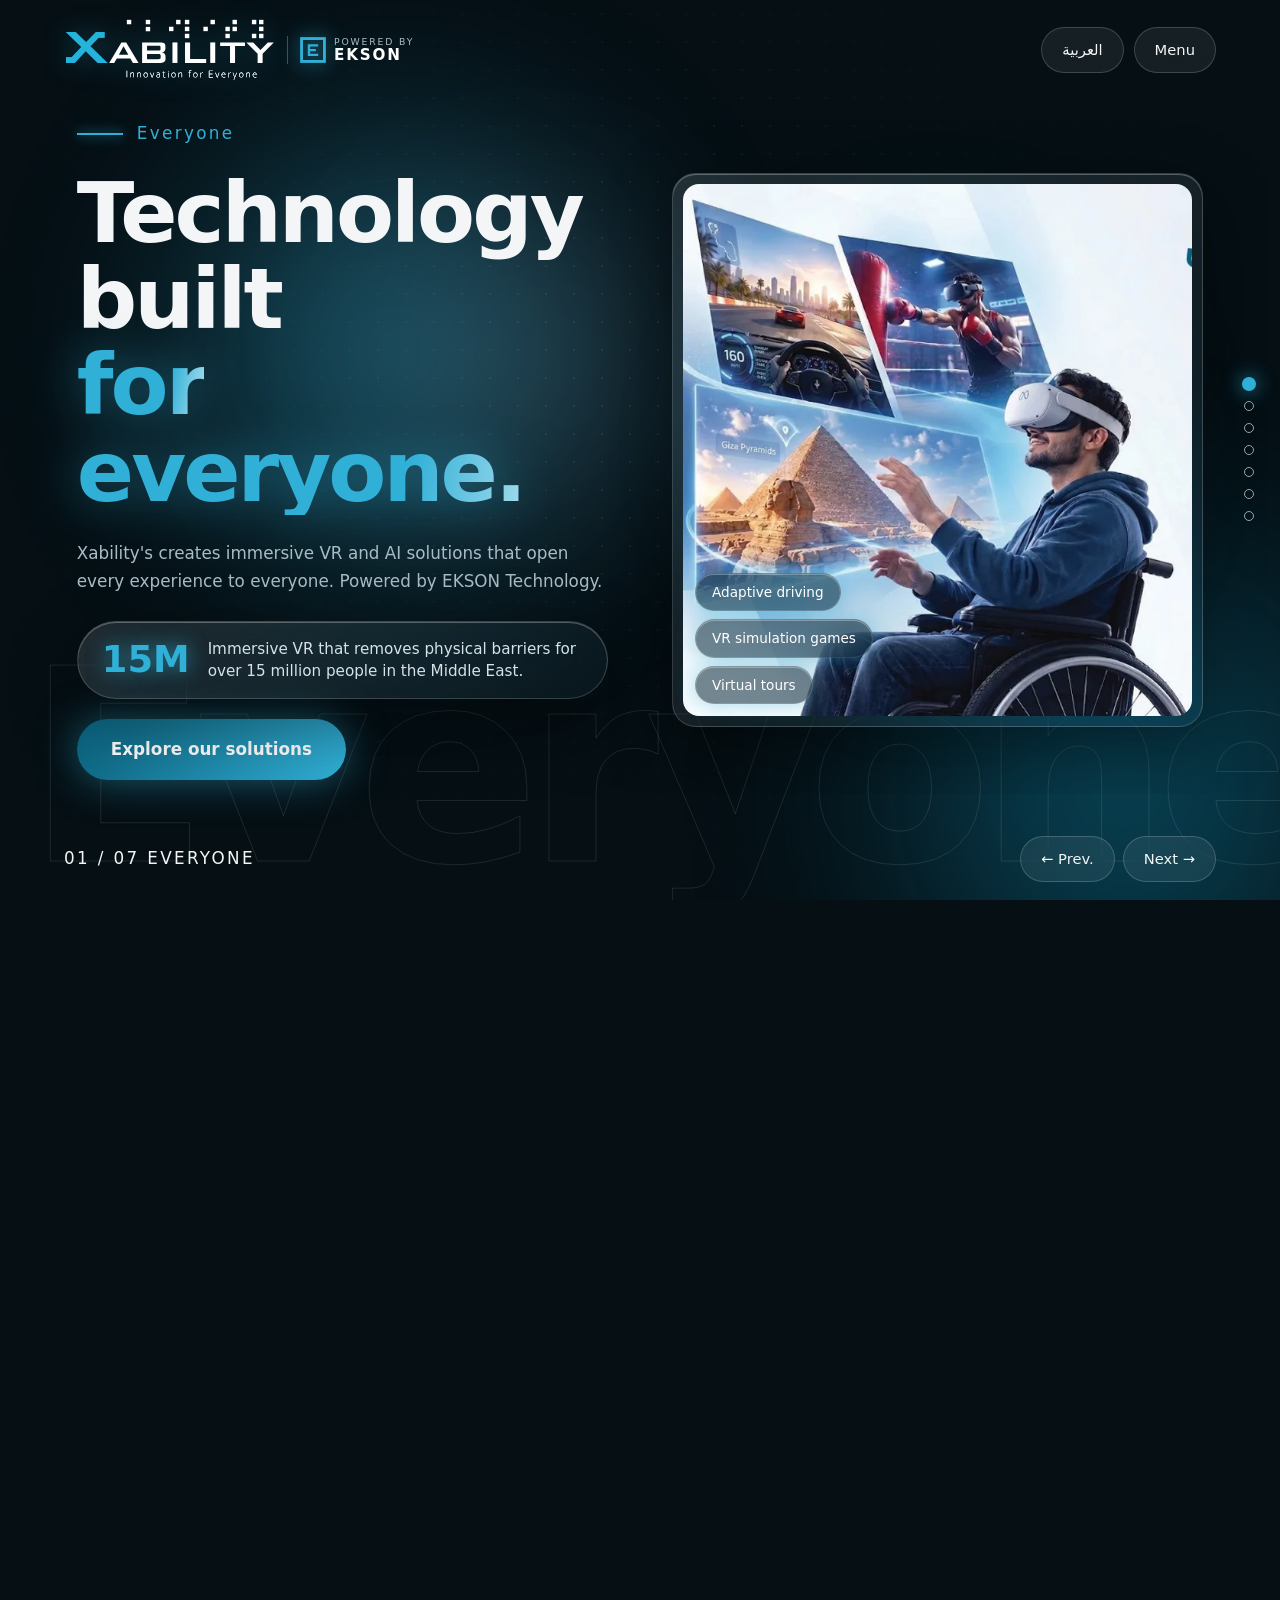
<file: index.html>
<!DOCTYPE html>

<html dir="ltr" lang="en">
<head>
<meta charset="utf-8"/>
<meta content="width=device-width, initial-scale=1, viewport-fit=cover" name="viewport"/>
<meta content="dark" name="color-scheme"/>
<title>Xability&#x27;s | VR &amp; AI Accessibility Solutions by EKSON</title>
<meta name="description" content="Xability&#x27;s, powered by EKSON Technology, builds immersive VR simulators and an AI Sign Avatar that remove physical barriers for 15 million+ people.">
<meta name="keywords" content="Xability&#x27;s, EKSON Technology, VR accessibility, wheelchair simulator, 3DOF, 2DOF, AI sign language avatar, Egypt">
<meta name="robots" content="index,follow,max-image-preview:large">
<meta name="color-scheme" content="dark">
<meta name="theme-color" content="#0b0f14">
<meta http-equiv="Content-Security-Policy" content="default-src 'self'; script-src 'self'; style-src 'self' 'unsafe-inline' https://fonts.googleapis.com; font-src https://fonts.gstatic.com; img-src 'self' data:; connect-src 'self'; object-src 'none'; base-uri 'self'; form-action 'none'">
<meta name="referrer" content="strict-origin-when-cross-origin">
<link rel="canonical" href="https://YOUR-USERNAME.github.io/YOUR-REPO/">
<link rel="alternate" hreflang="en" href="https://YOUR-USERNAME.github.io/YOUR-REPO/">
<link rel="alternate" hreflang="ar" href="https://YOUR-USERNAME.github.io/YOUR-REPO/">
<link rel="alternate" hreflang="x-default" href="https://YOUR-USERNAME.github.io/YOUR-REPO/">
<link rel="icon" href="favicon.svg" type="image/svg+xml">
<link rel="apple-touch-icon" href="assets/img/logo.png">
<meta property="og:type" content="website"><meta property="og:site_name" content="Xability&#x27;s">
<meta property="og:title" content="Xability&#x27;s | VR &amp; AI Accessibility Solutions by EKSON"><meta property="og:description" content="Xability&#x27;s, powered by EKSON Technology, builds immersive VR simulators and an AI Sign Avatar that remove physical barriers for 15 million+ people.">
<meta property="og:url" content="https://YOUR-USERNAME.github.io/YOUR-REPO/"><meta property="og:image" content="https://YOUR-USERNAME.github.io/YOUR-REPO/assets/img/og-image.jpg">
<meta property="og:image:width" content="1200"><meta property="og:image:height" content="630">
<meta property="og:locale" content="en_US"><meta property="og:locale:alternate" content="ar_AR">
<meta name="twitter:card" content="summary_large_image"><meta name="twitter:title" content="Xability&#x27;s | VR &amp; AI Accessibility Solutions by EKSON">
<meta name="twitter:description" content="Xability&#x27;s, powered by EKSON Technology, builds immersive VR simulators and an AI Sign Avatar that remove physical barriers for 15 million+ people."><meta name="twitter:image" content="https://YOUR-USERNAME.github.io/YOUR-REPO/assets/img/og-image.jpg">
<script type="application/ld+json">{"@context": "https://schema.org", "@graph": [{"@type": "Organization", "@id": "https://YOUR-USERNAME.github.io/YOUR-REPO/#org", "name": "Xability's", "url": "https://YOUR-USERNAME.github.io/YOUR-REPO/", "logo": "https://YOUR-USERNAME.github.io/YOUR-REPO/assets/img/logo.png", "parentOrganization": {"@type": "Organization", "name": "EKSON Technology"}, "email": "info@eksontech.com", "telephone": "+201015614440", "address": {"@type": "PostalAddress", "streetAddress": "Mokattam", "addressLocality": "Cairo", "addressCountry": "EG"}, "contactPoint": {"@type": "ContactPoint", "telephone": "+201015614440", "email": "info@eksontech.com", "contactType": "customer support", "availableLanguage": ["en", "ar"]}}, {"@type": "WebSite", "@id": "https://YOUR-USERNAME.github.io/YOUR-REPO/#site", "url": "https://YOUR-USERNAME.github.io/YOUR-REPO/", "name": "Xability's", "inLanguage": ["en", "ar"], "publisher": {"@id": "https://YOUR-USERNAME.github.io/YOUR-REPO/#org"}}]}</script>
<link href="https://fonts.googleapis.com" rel="preconnect"/>
<link href="https://fonts.googleapis.com/css2?family=Roboto:wght@300;400;500;700;900&amp;family=Cairo:wght@300;400;600;700;900&amp;display=swap" rel="stylesheet"/>
<link href="assets/css/style.css" rel="stylesheet"/>
</head>
<body>
<svg aria-hidden="true" height="0" style="position:absolute" width="0"><symbol id="em" viewbox="0 0 100 100"><rect fill="none" height="88" stroke="#31B0D7" stroke-width="11" width="88" x="6" y="6"></rect><path d="M30 28h40v9H39v9h22v9H39v9h31v9H30z" fill="#31B0D7"></path></symbol></svg>
<div aria-live="polite" id="ld" role="status"><div aria-hidden="true" class="tun"><i style="--i:0"></i><i style="--i:1"></i><i style="--i:2"></i><i style="--i:3"></i><i style="--i:4"></i><i style="--i:5"></i><i style="--i:6"></i><i style="--i:7"></i><i style="--i:8"></i><i style="--i:9"></i></div><div class="core"><svg aria-hidden="true" class="frm" viewbox="0 0 200 200"><rect class="trk" height="192" rx="8" width="192" x="4" y="4"></rect><rect class="in2" height="168" rx="4" width="168" x="16" y="16"></rect><rect class="bar" height="192" id="bar" pathlength="100" rx="8" width="192" x="4" y="4"></rect></svg><div class="mid"><span class="lg" data-skip=""><img alt="Xability's" id="ldlogo"/></span><span class="pw"><svg aria-hidden="true"><use href="#em"></use></svg><small>POWERED BY <b>EKSON</b></small></span><div id="pc">0</div><small data-skip=""><span class="a">LOADING</span><span class="b">READY TO EXPLORE</span></small></div></div></div>
<div aria-hidden="true" id="glow"><i class="o1"></i><i class="o2"></i><i class="o3"></i></div>
<div class="top">
<a aria-label="Xability's, powered by EKSON Technology" class="logo" href="#c1"><span class="lg" data-skip=""><img alt="Xability's - Innovation for Everyone" id="xlogo" src="assets/img/logo-light.svg"/><b hidden="" id="xtxt">XABILITY'S</b></span><span class="pw"><svg><use href="#em"></use></svg><small>POWERED BY <b>EKSON</b></small></span></a>
<div class="tools"><button aria-label="Switch language" class="pill" data-skip="" id="langbtn" type="button">العربية</button><button aria-controls="menu" aria-expanded="false" class="pill" id="mbtn" type="button"><span class="mo">Menu</span><span class="mc">Close</span></button></div>
</div>
<nav aria-label="Chapters" id="menu"><div id="mlist"></div></nav>
<div class="dots" id="dots"></div>
<main>
<section class="ch" data-n="Everyone" id="c1"><div aria-hidden="true" class="ghost" data-sp="chars">Everyone</div>
<div class="in-w g2 hero-g"><div>
<div class="tag rv">Everyone</div>
<h1 class="hd"><span class="ln" data-sp="words" style="--d:.1s">Technology built</span><span class="ln c" data-sp="words" style="--d:.2s">for everyone.</span></h1>
<p data-sp="fade" style="--d:.35s">Xability's creates immersive VR and AI solutions that open every experience to everyone. Powered by EKSON Technology.</p>
<div class="strip glass rv" style="--d:.45s"><b>15M</b><span>Immersive VR that removes physical barriers for over 15 million people in the Middle East.</span></div>
<a class="btn rv" href="#c3" style="--d:.6s">Explore our solutions</a></div>
<div class="shot"><div class="box glass"><img alt="A wheelchair user in a VR headset exploring driving, boxing and the Giza Pyramids" height="696" src="assets/img/hero.webp" width="666"/><div class="tags2"><span class="glass">Adaptive driving</span><span class="glass">VR simulation games</span><span class="glass">Virtual tours</span></div></div></div>
</div></section>
<section class="ch" data-n="Vision" id="c2"><div aria-hidden="true" class="ghost" data-sp="chars">Vision</div>
<div class="in-w"><div class="tag rv">Vision</div>
<h2 class="hd m" data-sp="words" style="--d:.1s">Vision and impact</h2>
<p data-sp="fade" style="--d:.2s;font-size:1.2rem;max-width:64ch">Xability's is powered by EKSON Technology, the technology arm of Almotahida Group, delivering innovative digital learning, simulation, and enterprise technology solutions across the Middle East and the United States. Powered by a large, multidisciplinary team, we turn complex concepts into memorable, actionable experiences.</p>
<div class="stats glass rv" style="--d:.35s"><div><b>25+</b><span>Clients</span></div><div><b>250+</b><span>Trainings</span></div><div><b>100k+</b><span>Hours</span></div></div>
</div></section>
<section class="ch" data-n="Access" id="c3"><div aria-hidden="true" class="ghost" data-sp="chars">Access</div>
<div class="in-w"><div class="tag rv">Access</div>
<h2 class="hd m" data-sp="words" style="--d:.1s">Accessibility solutions</h2>
<div class="chip glass rv" style="--d:.15s"><b>15M</b></div>
<p data-sp="fade" style="--d:.2s">Physical barriers shouldn't limit human experience. We remove these barriers for over 15 million people in the Middle East through immersive VR.</p>
<div class="g3">
<div class="card glass rv" style="--d:.3s"><svg viewbox="0 0 56 56"><circle cx="28" cy="28" r="22"></circle><circle cx="28" cy="28" r="5"></circle><path d="M6 28h17M33 28h17M28 33v17"></path></svg><h3>Adaptive driving</h3><p>Hand-control telemetry allows wheelchair users to experience realistic racing safely, with no foot pedals required.</p></div>
<div class="card glass rv" style="--d:.42s"><svg viewbox="0 0 56 56"><rect height="26" rx="13" width="44" x="6" y="16"></rect><path d="M18 24v10M13 29h10"></path><circle cx="36" cy="26" r="2"></circle><circle cx="42" cy="32" r="2"></circle></svg><h3>VR simulation games</h3><p>Upper-body VR motion games deliver fun, unlimited experiences for everyone.</p></div>
<div class="card glass rv" style="--d:.54s"><svg viewbox="0 0 56 56"><path d="M4 46 28 8l24 38zM16 46l12-20 12 20"></path></svg><h3>Virtual tours</h3><p>1:1 scale tours of global heritage sites, including the Pyramids, free of stairs or terrain barriers.</p></div>
</div></div></section>
<section class="ch" data-n="3DOF" id="c4"><div aria-hidden="true" class="ghost" data-sp="chars">3DOF</div>
<div class="in-w g2">
<div class="shot cut"><div class="box glass"><img alt="EKSON 3DOF wheelchair motion simulator" height="571" src="assets/img/3dof-simulator.webp" width="1024"/><span class="badge glass">3DOF</span></div></div>
<div><div class="tag rv">3DOF</div>
<h2 class="hd m"><span class="ln" data-sp="words" style="--d:.1s">3DOF simulator: ultimate immersion</span></h2>
<p data-sp="fade" style="--d:.25s">Combines VR technology with three degrees of freedom motion, creating an engaging and realistic experience.</p>
<ul class="feat glass rv" style="--d:.4s"><li>Wheelchair-accessible platform with a ramp.</li><li>Secure restraint system (chest/lap harness) for limited trunk control.</li><li>Hand-only control system (throttle, brake, steering).</li><li>Adjustable motion intensity settings to control comfort.</li></ul></div>
</div></section>
<section class="ch" data-n="2DOF" id="c5"><div aria-hidden="true" class="ghost" data-sp="chars">2DOF</div>
<div class="in-w g2 g2r">
<div><div class="tag rv">2DOF</div>
<h2 class="hd m"><span class="ln" data-sp="words" style="--d:.1s">2DOF simulator: compact and accessible</span></h2>
<p data-sp="fade" style="--d:.25s">An immersive motion experience connecting users to environments via two degrees of freedom motion.</p>
<ul class="feat glass rv" style="--d:.4s"><li>Highly responsive pitch and roll mechanics without vertical heave.</li><li>Wheelchair-accessible with a secure stabilization system.</li><li>Hand-only controls and motion calibrated to avoid motion sickness.</li></ul></div>
<div class="shot cut"><div class="box glass"><img alt="EKSON 2DOF wheelchair motion simulator" height="616" src="assets/img/2dof-simulator.webp" width="1024"/><span class="badge glass">2DOF</span></div></div>
</div></section>
<section class="ch" data-n="Voice" id="c6"><div aria-hidden="true" class="ghost" data-sp="chars">Voice</div>
<div class="in-w g2">
<div class="shot cut"><div class="box glass vo"><img alt="EKSON AI Sign Avatar kiosk" height="1373" src="assets/img/ai-sign-avatar.webp" width="700"/><span class="badge glass" style="letter-spacing:0;font-weight:500"><span class="cam" style="margin:0"><i></i>Camera on: reading signs</span></span><div class="cap" data-skip="" id="cap">Hello, how can I help you today?</div></div></div>
<div><div class="tag rv">Voice</div><h2 class="hd m" data-sp="words" style="--d:.1s">AI Sign Avatar</h2>
<p data-sp="fade" style="--d:.2s">Built entirely in-house by EKSON, our AI Sign Avatar breaks communication barriers for the Deaf and hard-of-hearing community through real-time, interactive sign language translation.</p>
<p data-sp="fade" style="--d:.3s">Using an integrated camera, the system translates gestures into spoken or written language in real time, bridging the gap between spoken and signed language.</p></div>
</div></section>
<section class="ch" data-n="Connect" id="c7"><div aria-hidden="true" class="ghost" data-sp="chars">Connect</div>
<div class="in-w g2">
<div><div class="tag rv">Connect</div><h2 class="hd m" data-sp="words" style="--d:.1s">Let's build a smarter, safer tomorrow.</h2>
<div class="by glass rv" style="--d:.25s"><svg aria-hidden="true"><use href="#em"></use></svg><span><small>Powered by</small><b>EKSON Technology</b></span></div>
<div class="partners rv" style="--d:.3s"><span>Our partners and events</span><span>AccessAbilities</span><span>Egypt Media Forum</span><span>Cairo University</span></div></div>
<div class="ct glass rv" style="--d:.2s"><div><small>Phone:</small><a href="tel:+201015614440">+20 101 561 4440</a></div><div><small>Email:</small><a href="mailto:info@eksontech.com">info@eksontech.com</a></div><div><small>Head office:</small><span>Mokattam, Cairo, Egypt</span></div></div>
</div></section>
</main>
<div class="bar"><div data-skip="" id="cnt"></div><div><button class="pill" id="prev" type="button"><span class="arr">←</span> Prev.</button><button class="pill" id="next" type="button">Next <span class="arr">→</span></button></div></div>
<script src="assets/js/i18n.js"></script>
<script src="assets/js/main.js"></script>
</body>
</html>
</file>
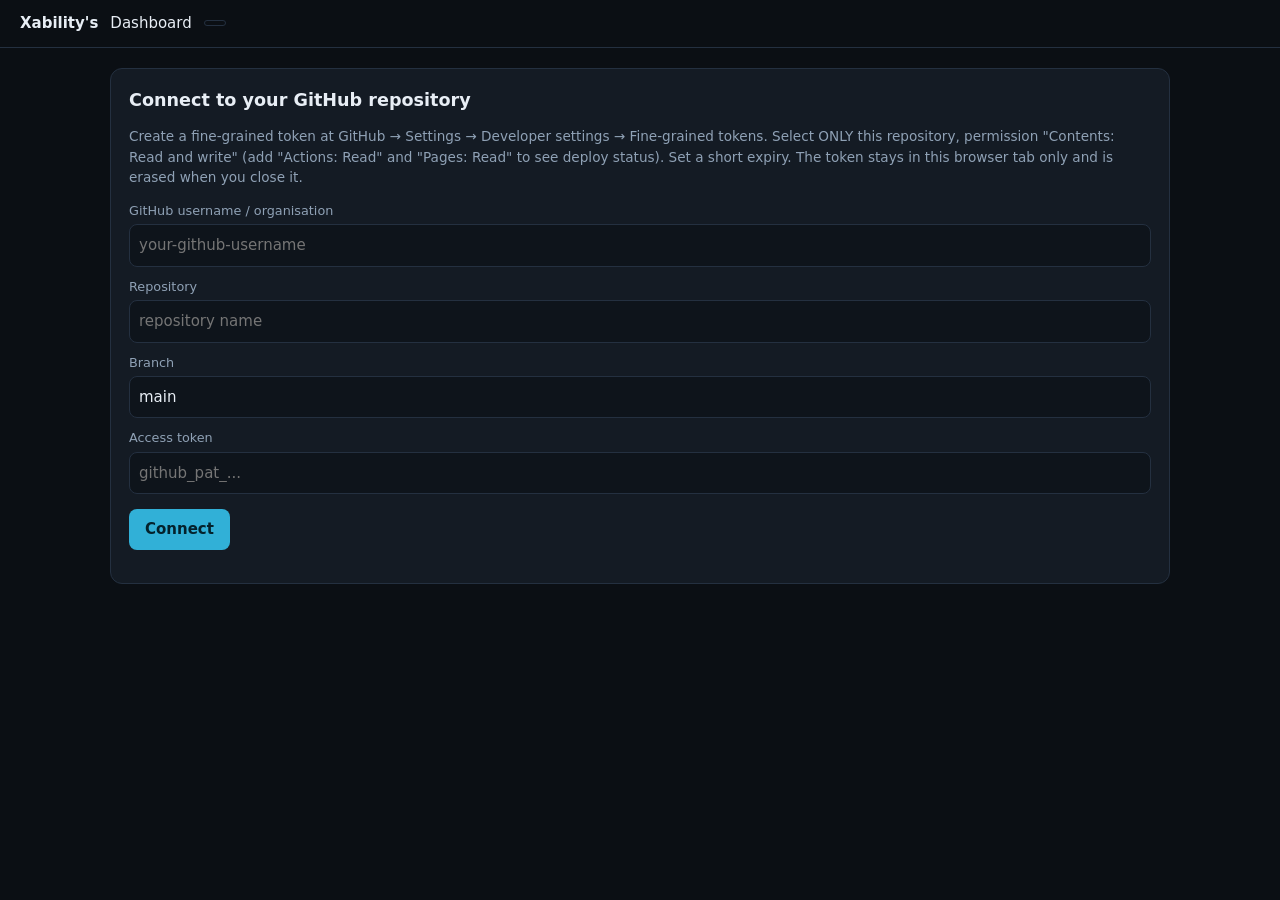
<file: admin/index.html>
<!doctype html>
<html lang="en"><head><meta charset="utf-8"><meta name="viewport" content="width=device-width,initial-scale=1">
<title>Xability's Dashboard</title>
<meta name="robots" content="noindex,nofollow,noarchive">
<meta http-equiv="Content-Security-Policy" content="default-src 'none'; script-src 'self'; style-src 'self'; img-src 'self' data:; connect-src 'self' https://api.github.com; base-uri 'none'; form-action 'none'">
<meta name="referrer" content="no-referrer">
<link rel="stylesheet" href="admin.css"></head>
<body>
<header><b>Xability's</b> Dashboard <span id="status" class="pill"></span><span class="sp"></span><button id="logout" class="ghost" hidden>Disconnect</button></header>
<main id="app"></main>
<script src="admin.js"></script>
</body></html>
</file>
<file: assets/css/style.css>
:root{--bg:#050f14;--navy:#183B48;--blue:#0B627D;--cyan:#31B0D7;--gray:#7B7A88;--light:#F4F5F6;--mute:#a9bcc5;--gl:linear-gradient(135deg,rgba(255,255,255,.12),rgba(255,255,255,.03));
box-sizing:border-box;padding-top:env(safe-area-inset-top,0px);padding-bottom:env(safe-area-inset-bottom,0px)}
*,*::before,*::after{box-sizing:border-box}
html{scroll-behavior:smooth;scroll-snap-type:y proximity;background:var(--bg)}
body{margin:0;background:var(--bg);color:var(--light);font:400 1.05rem/1.65 'Roboto','Cairo',system-ui,sans-serif;overflow-x:hidden}
h1,h2,h3,p{margin:0}
p{color:var(--mute);max-width:56ch}
button{font:inherit;color:inherit;cursor:pointer}
:focus-visible{outline:3px solid var(--cyan);outline-offset:3px}
/* glow */
#glow{position:fixed;inset:0;z-index:0;overflow:hidden;pointer-events:none}
#glow i{position:absolute;left:0;top:0;border-radius:50%;filter:blur(90px);transition:transform 1.8s cubic-bezier(.2,.7,.2,1);opacity:.55}
#glow .o1{width:46vmax;height:46vmax;background:radial-gradient(circle,#31B0D7,transparent 68%)}
#glow .o2{width:52vmax;height:52vmax;background:radial-gradient(circle,#0B627D,transparent 68%);opacity:.8}
#glow .o3{width:30vmax;height:30vmax;background:radial-gradient(circle,#7B7A88,transparent 70%);opacity:.3}
#glow::after{content:"";position:absolute;inset:0;background:radial-gradient(rgba(255,255,255,.07) 1px,transparent 1.5px) 0 0/28px 28px;mask:radial-gradient(circle at 50% 40%,#000,transparent 75%)}
/* glass */
.glass{position:relative;background:var(--gl);backdrop-filter:blur(22px) saturate(150%);-webkit-backdrop-filter:blur(22px) saturate(150%);border:1px solid rgba(255,255,255,.16);border-radius:24px;box-shadow:0 24px 70px rgba(0,0,0,.4),inset 0 1px 0 rgba(255,255,255,.28);overflow:hidden}
.glass::before{content:"";position:absolute;inset:0;background:radial-gradient(320px circle at var(--mx,50%) var(--my,0%),rgba(49,176,215,.28),transparent 60%);opacity:0;transition:opacity .3s;pointer-events:none}
.glass:hover::before{opacity:1}
/* loader */
#ld{position:fixed;inset:0;z-index:100;background:radial-gradient(ellipse at 50% 50%,#0b2a37 0%,var(--bg) 62%);display:grid;place-items:center;overflow:hidden;perspective:700px;text-align:center;transition:opacity .9s ease .25s,visibility 0s 1.2s}
#ld.done{opacity:0;visibility:hidden;pointer-events:none}
#ld .tun{position:absolute;inset:0;transform-style:preserve-3d;pointer-events:none;transition:transform 1.1s cubic-bezier(.7,0,.2,1),opacity .9s}
#ld .tun i{position:absolute;left:50%;top:50%;width:62vmin;height:62vmin;margin:-31vmin 0 0 -31vmin;border:1px solid rgba(49,176,215,.7);border-radius:6px;box-shadow:0 0 28px rgba(49,176,215,.28),inset 0 0 28px rgba(49,176,215,.12);opacity:0;animation:tun 6s linear infinite;animation-delay:calc(var(--i)*-.6s)}
@keyframes tun{0%{transform:translateZ(-1800px) rotate(0);opacity:0}15%{opacity:.9}80%{opacity:.5}100%{transform:translateZ(520px) rotate(70deg);opacity:0}}
#ld .core{position:relative;width:min(66vmin,420px);aspect-ratio:1;display:grid;place-items:center;transition:transform 1.1s cubic-bezier(.7,0,.2,1),opacity .8s}
#ld .frm{position:absolute;inset:0;width:100%;height:100%;overflow:visible;filter:drop-shadow(0 0 10px rgba(49,176,215,.7))}
#ld .frm rect{fill:none;stroke-width:1.6}
#ld .frm .trk{stroke:rgba(255,255,255,.14)}
#ld .frm .bar{stroke:var(--cyan);stroke-dasharray:100;stroke-dashoffset:100;stroke-linecap:square}
#ld .frm .in2{stroke:rgba(49,176,215,.35);stroke-dasharray:2 3;transform-origin:50% 50%;animation:spin 14s linear infinite}
@keyframes spin{to{transform:rotate(90deg)}}
#ld .mid{display:flex;flex-direction:column;align-items:center;gap:14px;animation:flo 3.2s ease-in-out infinite}
@keyframes flo{50%{transform:translateY(-6px)}}
#ld .lg{display:flex;filter:drop-shadow(0 0 22px rgba(49,176,215,.5));opacity:0;transform:scale(.8);animation:pop .9s .15s cubic-bezier(.2,.9,.3,1.2) forwards}
#ld .lg img{height:clamp(64px,13vmin,104px);width:auto;display:block}
@keyframes pop{to{opacity:1;transform:none}}
#ld .pw{display:flex;align-items:center;gap:8px;opacity:0;animation:pop .8s .55s ease forwards}
#ld .pw svg{width:24px;height:24px;filter:drop-shadow(0 0 8px rgba(49,176,215,.8))}
#ld .pw small{margin:0;font-size:.6rem;letter-spacing:.22em;line-height:1.3;color:var(--mute);font-weight:300;text-align:start}
#ld .pw small b{display:block;font-size:.95rem;letter-spacing:.14em;color:#fff;font-weight:900}
#pc{font-size:clamp(2.2rem,7vmin,3.6rem);font-weight:900;letter-spacing:-.02em;line-height:1;background:linear-gradient(#fff,var(--cyan));-webkit-background-clip:text;background-clip:text;color:transparent;font-variant-numeric:tabular-nums;direction:ltr;margin-top:6px}
#pc::after{content:"%";font-size:.4em;margin-inline-start:2px;letter-spacing:0}
#ld small{display:block;letter-spacing:.3em;font-weight:300;color:var(--mute);font-size:.72rem}
#ld .b{display:none}#ld.full .a{display:none}#ld.full .b{display:inline}
#ld.full .tun{transform:translateZ(900px);opacity:0}
#ld.done .core{transform:scale(7);opacity:0}
@media (prefers-reduced-motion:reduce){#ld .tun i,#ld .frm .in2,#ld .mid{animation:none}#ld .tun i{opacity:.35;transform:translateZ(calc(var(--i)*-160px))}#ld .lg,#ld .pw{animation:none;opacity:1;transform:none}}
/* top bar */
.top{position:fixed;inset-inline:0;top:0;z-index:20;display:flex;justify-content:space-between;align-items:center;padding:calc(18px + env(safe-area-inset-top,0px)) 5vw 18px}
.logo{display:flex;align-items:center;gap:11px;text-decoration:none;direction:ltr}
.logo svg{width:34px;height:34px;filter:drop-shadow(0 0 10px rgba(49,176,215,.8))}
.logo b{font-weight:900;font-size:1.35rem;letter-spacing:.02em;display:block;line-height:1}
.logo small{display:block;font-weight:300;font-size:.55rem;letter-spacing:.34em;color:var(--mute);margin-top:3px}
.tools{display:flex;gap:10px}
.pill{padding:10px 20px;border-radius:99px;background:rgba(255,255,255,.07);border:1px solid rgba(255,255,255,.18);backdrop-filter:blur(14px);font-weight:500;font-size:.92rem;transition:background .2s,box-shadow .2s}
.pill:hover{background:rgba(49,176,215,.25);box-shadow:0 0 24px rgba(49,176,215,.4)}
.mc{display:none}[aria-expanded=true] .mc{display:inline}[aria-expanded=true] .mo{display:none}
#menu{position:fixed;inset:0;z-index:15;background:rgba(5,15,20,.72);backdrop-filter:blur(30px);display:grid;place-items:center;opacity:0;visibility:hidden;transition:.4s}
#menu.open{opacity:1;visibility:visible}
#menu a{display:flex;gap:18px;align-items:baseline;font-size:clamp(2rem,6vw,4.2rem);font-weight:900;letter-spacing:-.03em;text-decoration:none;padding:4px 0;color:transparent;-webkit-text-stroke:1px rgba(255,255,255,.6);transition:.25s}
#menu a:hover{color:var(--cyan);-webkit-text-stroke:0;text-shadow:0 0 30px rgba(49,176,215,.7)}
#menu i{font:300 .9rem 'Roboto';-webkit-text-stroke:0;color:var(--cyan);font-style:normal}
/* chapters */
.ch{position:relative;z-index:1;min-height:100svh;scroll-snap-align:start;display:grid;align-items:center;padding:120px 6vw 120px;overflow:hidden}
.in-w{max-width:1200px;margin:0 auto;width:100%;position:relative;z-index:1}
.ghost{position:absolute;inset-inline-start:2vw;bottom:2vh;font-size:clamp(6rem,21vw,19rem);font-weight:900;line-height:.85;letter-spacing:-.05em;color:transparent;-webkit-text-stroke:1px rgba(255,255,255,.1);pointer-events:none;white-space:nowrap}
.tag{display:flex;align-items:center;gap:14px;color:var(--cyan);font-weight:500;letter-spacing:.14em;margin-bottom:1.4rem}
.tag::before{content:"";width:46px;height:2px;background:var(--cyan);box-shadow:0 0 12px var(--cyan)}
.hd{font-size:clamp(2.5rem,6.6vw,6rem);font-weight:900;line-height:1.02;letter-spacing:-.035em;margin-bottom:1.6rem}
.hd .ln{display:block}.hd .c{color:var(--cyan);text-shadow:0 0 40px rgba(49,176,215,.55)}
.m{font-size:clamp(2rem,4.6vw,4rem)}
.rv{opacity:0;transform:translateY(46px);transition:opacity .9s ease,transform 1s cubic-bezier(.2,.7,.2,1);transition-delay:var(--d,0s)}
.in .rv{opacity:1;transform:none}
.btn{display:inline-block;margin-top:1.2rem;padding:17px 34px;border-radius:99px;background:linear-gradient(120deg,var(--blue),var(--cyan));color:#fff;font-weight:700;text-decoration:none;box-shadow:0 0 40px rgba(49,176,215,.5);transition:transform .25s,box-shadow .25s}
.btn:hover{transform:translateY(-3px);box-shadow:0 0 60px rgba(49,176,215,.85)}
.g2{display:grid;grid-template-columns:1.1fr .9fr;gap:5vw;align-items:center}
.g3{display:grid;grid-template-columns:repeat(3,1fr);gap:22px;margin-top:2.4rem}
/* hero orb */
.orb{perspective:900px;display:grid;place-items:center;height:min(46vw,460px)}
.fr{position:relative;width:min(36vw,340px);aspect-ratio:1;transform-style:preserve-3d;transform:rotateX(var(--rx,58deg)) rotateY(var(--ry,0deg));transition:transform .3s}
.fr b{position:absolute;inset:0;border:2px solid var(--cyan);box-shadow:0 0 30px rgba(49,176,215,.5),inset 0 0 30px rgba(49,176,215,.25);animation:spin 18s linear infinite}
.fr b:nth-child(2){inset:14%;border-color:var(--blue);animation-duration:26s;animation-direction:reverse;transform:translateZ(30px)}
.fr b:nth-child(3){inset:28%;border-color:#fff;opacity:.6;animation-duration:34s;transform:translateZ(60px)}
.fr svg{position:absolute;inset:34%;width:32%;height:32%;transform:translateZ(90px) rotateX(-58deg);filter:drop-shadow(0 0 22px var(--cyan))}
@keyframes spin{to{rotate:360deg}}
/* stats etc */
.stats{display:grid;grid-template-columns:repeat(3,1fr);margin-top:2.4rem}
.stats div{padding:30px 26px;border-inline-end:1px solid rgba(255,255,255,.12)}.stats div:last-child{border:0}
.stats b{display:block;font-size:clamp(2.4rem,5vw,4.4rem);font-weight:300;letter-spacing:-.04em;line-height:1}
.stats span{color:var(--mute)}
.card{padding:32px}
.card svg{width:52px;height:52px;stroke:var(--cyan);fill:none;stroke-width:3;margin-bottom:1.4rem;filter:drop-shadow(0 0 8px rgba(49,176,215,.7))}
.card h3{font-size:1.5rem;font-weight:700;margin-bottom:.6rem;letter-spacing:-.01em}
.card p{margin:0}
.chip{display:inline-flex;align-items:baseline;gap:14px;padding:12px 26px;border-radius:99px;margin-bottom:1.6rem}
.chip b{font-size:2.2rem;font-weight:900;color:var(--cyan);text-shadow:0 0 20px rgba(49,176,215,.7)}
.kiosk{padding:26px;max-width:420px}
.cam{display:flex;align-items:center;gap:8px;font-size:.8rem;color:var(--mute);margin-bottom:16px}
.cam i{width:10px;height:10px;border-radius:50%;background:var(--cyan);box-shadow:0 0 12px var(--cyan);animation:bl 1.4s infinite}
@keyframes bl{50%{opacity:.25}}
.hands{height:170px;background:rgba(0,0,0,.35);border-radius:16px;display:grid;place-items:center}
.hands svg{width:110px;stroke:var(--cyan);fill:none;stroke-width:3;stroke-linecap:round;filter:drop-shadow(0 0 10px var(--cyan))}
.cap{margin-top:16px;padding:16px 18px;background:rgba(244,245,246,.92);color:var(--navy);font-weight:500;min-height:60px;border-radius:6px 16px 16px 16px}
.ct{padding:34px;display:grid;gap:22px;align-content:start}
.ct small{display:block;color:var(--mute);font-size:.85rem}
.ct a,.ct span{font-size:1.4rem;font-weight:500;text-decoration:none;color:#fff}
.ct a[href^=tel]{direction:ltr;unicode-bidi:isolate;display:inline-block}
.ct a:hover{color:var(--cyan)}
.partners{margin-top:2rem;display:flex;flex-wrap:wrap;gap:8px 34px;color:var(--mute);font-weight:300}
.hero-g{grid-template-columns:1fr 1fr}
.strip{display:flex;align-items:center;gap:18px;padding:16px 24px;border-radius:99px;margin-top:1.6rem;max-width:560px}
.strip b{font-size:2.3rem;font-weight:900;color:var(--cyan);text-shadow:0 0 20px rgba(49,176,215,.7);line-height:1}
.strip span{color:#d5e3e9;font-size:.95rem;line-height:1.45}
.tags2{position:absolute;inset-inline-start:22px;bottom:22px;display:flex;flex-direction:column;gap:8px;align-items:flex-start}
.tags2 span{padding:7px 16px;border-radius:99px;font-weight:500;font-size:.85rem;color:#fff;box-shadow:0 0 20px rgba(49,176,215,.4),inset 0 1px 0 rgba(255,255,255,.3);background:rgba(10,40,55,.55)}
.vo .cap{position:absolute;inset-inline:22px;bottom:22px;margin:0;background:rgba(244,245,246,.94);box-shadow:0 0 30px rgba(49,176,215,.5)}
.vo img{-webkit-mask-image:linear-gradient(#000 88%,transparent);mask-image:linear-gradient(#000 88%,transparent)}
.shot:not(.cut) .box{padding:10px}
.g2r{grid-template-columns:.9fr 1.1fr}
.hd .ln.rv,.hd.rv{opacity:1;clip-path:inset(-30% -5% 100% -5%);transform:translateY(55%);transition:clip-path 1.1s cubic-bezier(.2,.7,.2,1) var(--d,0s),transform 1.1s cubic-bezier(.2,.7,.2,1) var(--d,0s)}
.in .hd .ln.rv,.in .hd.rv{clip-path:inset(-30% -5% -30% -5%);transform:none}
.hd .c{background:linear-gradient(100deg,#31B0D7 30%,#fff 50%,#31B0D7 70%) 0 0/250% 100%;-webkit-background-clip:text;background-clip:text;color:transparent;text-shadow:none;animation:sh 5s linear infinite}
@keyframes sh{to{background-position:-250% 0}}
.ghost{animation:dr 16s ease-in-out infinite}@keyframes dr{50%{transform:translateX(2.5vw)}}
.shot{position:relative;perspective:1000px;clip-path:inset(0 0 100% 0 round 26px);transition:clip-path 1.3s cubic-bezier(.7,0,.2,1) .2s}
.in .shot{clip-path:inset(-12% -12% -12% -12% round 26px)}
.shot::after{content:"";position:absolute;inset:8% 4%;background:radial-gradient(circle,rgba(49,176,215,.55),transparent 70%);filter:blur(55px);z-index:-1}
.shot .box{padding:12px;transform:rotateY(var(--ry,0deg)) rotateX(var(--rx,0deg));transition:transform .4s}
.shot img{display:block;width:100%;height:auto;border-radius:16px;transform:scale(1.22);transition:transform 1.9s cubic-bezier(.2,.7,.2,1) .2s}
.in .shot img{transform:scale(1)}
.shot.cut .box{padding:34px 22px}
.shot.cut img{border-radius:0;filter:drop-shadow(0 24px 26px rgba(0,0,0,.6)) drop-shadow(0 0 30px rgba(49,176,215,.35))}
.badge{position:absolute;inset-inline-start:22px;top:22px;padding:7px 18px;border-radius:99px;font-weight:900;letter-spacing:.12em;color:#fff;box-shadow:0 0 24px rgba(49,176,215,.5),inset 0 1px 0 rgba(255,255,255,.3)}
.feat{list-style:none;margin:1.6rem 0 0;padding:8px 26px;max-width:560px}
.feat li{position:relative;padding:.75rem 0;padding-inline-start:1.5rem;border-bottom:1px solid rgba(255,255,255,.1);color:#d5e3e9;font-size:.98rem}
.feat li:last-child{border:0}
.feat li::before{content:"";position:absolute;inset-inline-start:0;top:1.3rem;width:8px;height:8px;background:var(--cyan);box-shadow:0 0 10px var(--cyan)}
.sr{position:absolute;width:1px;height:1px;overflow:hidden;clip:rect(0 0 0 0);white-space:nowrap}
[data-sp=words] .w,[data-sp=chars] .w{display:inline-block;overflow:hidden;vertical-align:top;padding:.1em .05em .18em;margin:-.1em -.05em -.18em}
[data-sp=words] .wi,[data-sp=chars] .wi{display:inline-block;transform:translateY(118%) rotate(7deg);transform-origin:0 100%;transition:transform 1.1s cubic-bezier(.2,.7,.2,1) calc(var(--d,0s) + var(--i)*.07s)}
[data-sp=chars] .wi{transition-duration:1.3s;transition-delay:calc(.15s + var(--i)*.06s)}
.in [data-sp=words] .wi,.in [data-sp=chars] .wi{transform:none}
[data-sp=fade] .wi{display:inline-block;opacity:0;filter:blur(9px);transform:translateY(.55em);transition:opacity .9s,filter .9s,transform .9s cubic-bezier(.2,.7,.2,1);transition-delay:calc(var(--d,0s) + var(--i)*.02s)}
.in [data-sp=fade] .wi{opacity:1;filter:none;transform:none}
.hd .c{background:none;color:var(--cyan);animation:none;filter:drop-shadow(0 0 24px rgba(49,176,215,.45))}
.hd .c .wi{background:linear-gradient(100deg,#31B0D7 30%,#fff 50%,#31B0D7 70%) 0 0/250% 100%;-webkit-background-clip:text;background-clip:text;color:transparent;animation:sh 5s linear infinite}
.tag::before{width:0;transition:width 1s cubic-bezier(.2,.7,.2,1) .1s}.in .tag::before{width:46px}
.feat li{opacity:0;transform:translateX(-26px);transition:opacity .8s,transform .9s cubic-bezier(.2,.7,.2,1)}
[dir=rtl] .feat li{transform:translateX(26px)}
.in .feat li{opacity:1;transform:none}
.feat li:nth-child(1){transition-delay:.7s}.feat li:nth-child(2){transition-delay:.85s}.feat li:nth-child(3){transition-delay:1s}.feat li:nth-child(4){transition-delay:1.15s}
/* controls */
.dots{position:fixed;inset-inline-end:2vw;top:50%;transform:translateY(-50%);z-index:20;display:grid;gap:12px}
.dots button{width:10px;height:10px;border-radius:50%;border:1px solid rgba(255,255,255,.6);background:none;padding:0;transition:.3s}
.dots button.on{background:var(--cyan);border-color:var(--cyan);box-shadow:0 0 14px var(--cyan);transform:scale(1.4)}
.bar{position:fixed;inset-inline:0;bottom:0;z-index:20;display:flex;justify-content:space-between;align-items:center;padding:18px 5vw calc(18px + env(safe-area-inset-bottom,0px))}
#cnt{font-weight:300;letter-spacing:.14em}
.bar .pill{margin-inline-start:8px}
[dir=rtl] h1,[dir=rtl] h2,[dir=rtl] h3,[dir=rtl] .hd,[dir=rtl] .stats b,[dir=rtl] .ghost,[dir=rtl] #menu a{letter-spacing:0}
[dir=rtl] .hd,[dir=rtl] .pn h3{line-height:1.3}
[dir=rtl] .arr{display:inline-block;transform:scaleX(-1)}
@media (max-width:820px){
.g2,.g3,.g2r,.hero-g{grid-template-columns:1fr}.strip{border-radius:24px}.orb{height:230px}.fr{width:190px}.dots{display:none}.stage{height:320px}.iso{width:200px;height:200px}
.stats div{padding:20px 12px}.ch{padding-top:100px}.tools .pill:first-child{padding:10px 14px}}
@media (prefers-reduced-motion:reduce){[data-sp] .wi,.feat li{transform:none!important;opacity:1!important;filter:none!important;transition:none!important}.hd .c .wi{animation:none}.hd .ln.rv,.hd.rv{clip-path:none!important;transform:none!important}.shot{clip-path:none!important}.shot img{transform:none!important}.ghost,.hd .c{animation:none}.rv{opacity:1;transform:none;transition:none}.fr b,.cam i{animation:none}html{scroll-behavior:auto}#glow i{transition:none}}

.logo .lg{display:flex;align-items:center;filter:drop-shadow(0 0 14px rgba(49,176,215,.35))}
.logo .lg img{height:64px;width:auto;display:block}
.logo .lg b{display:block;font-size:1.1rem;color:#e8f6fb;letter-spacing:.02em;line-height:1.6;padding:4px 0}
.logo .lg b[hidden]{display:none}
.logo .pw{display:flex;align-items:center;gap:8px;padding-inline-start:12px;border-inline-start:1px solid rgba(255,255,255,.25)}
.logo .pw svg{width:26px;height:26px}
.logo .pw small{margin:0;font-size:.58rem;letter-spacing:.2em;line-height:1.3;color:var(--mute);font-weight:300}
.logo .pw small b{display:block;font-size:.95rem;letter-spacing:.12em;color:#fff;font-weight:900}
.by{display:inline-flex;align-items:center;gap:14px;padding:12px 26px;border-radius:99px;margin:.4rem 0 1.4rem}
.by svg{width:38px;height:38px;filter:drop-shadow(0 0 10px rgba(49,176,215,.8))}
.by small{display:block;color:var(--mute);letter-spacing:.2em;text-transform:uppercase;font-size:.7rem}
.by b{font-size:1.4rem;font-weight:900;letter-spacing:.06em}
#c4 .shot img,#c5 .shot img{max-height:62svh;object-fit:contain}
#c6 .shot img{max-height:66svh;width:auto;max-width:100%;margin:0 auto;object-fit:contain}
@media (max-width:820px){.logo .pw small{display:none}.logo .pw{padding-inline-start:8px}.logo .lg img{height:42px}#c4 .shot img,#c5 .shot img,#c6 .shot img{max-height:46svh}}
</file>
<file: admin/admin.css>
:root{--bg:#0b0f14;--card:#141b24;--line:#243040;--tx:#e8eef5;--mut:#8fa1b5;--ac:#31B0D7;--ok:#3ecf8e;--wn:#f5b83d;--er:#ff6b6b}
*{box-sizing:border-box}body{margin:0;background:var(--bg);color:var(--tx);font:15px/1.5 system-ui,Segoe UI,Roboto,sans-serif}
header{display:flex;gap:12px;align-items:center;padding:12px 20px;border-bottom:1px solid var(--line);position:sticky;top:0;background:var(--bg);z-index:5}
.sp{flex:1}main{max-width:1100px;margin:0 auto;padding:20px}
.card{background:var(--card);border:1px solid var(--line);border-radius:12px;padding:18px;margin-bottom:16px}
h2{margin:0 0 10px;font-size:1.1rem}h3{margin:18px 0 8px;font-size:.95rem;color:var(--ac)}
label{display:block;font-size:.8rem;color:var(--mut);margin:10px 0 4px}
input,textarea{width:100%;background:#0e141b;color:var(--tx);border:1px solid var(--line);border-radius:8px;padding:9px;font:inherit}
textarea{min-height:64px;resize:vertical}input:focus,textarea:focus{outline:2px solid var(--ac);border-color:transparent}
button{background:var(--ac);color:#04222c;border:0;border-radius:8px;padding:9px 16px;font-weight:600;cursor:pointer;font:inherit;font-weight:600}
button.ghost{background:transparent;color:var(--tx);border:1px solid var(--line)}button:disabled{opacity:.5;cursor:default}
.tabs{display:flex;gap:6px;flex-wrap:wrap;margin-bottom:16px}.tabs button{background:transparent;color:var(--mut);border:1px solid var(--line)}
.tabs button.on{background:var(--ac);color:#04222c;border-color:var(--ac)}
.row{display:grid;grid-template-columns:1fr 1fr;gap:12px}@media(max-width:700px){.row{grid-template-columns:1fr}}
.ar{direction:rtl;font-family:Cairo,system-ui,sans-serif}
.pill{font-size:.75rem;padding:2px 10px;border-radius:99px;border:1px solid var(--line);color:var(--mut)}
.pill.ok{color:var(--ok);border-color:var(--ok)}.pill.er{color:var(--er);border-color:var(--er)}
.chk{display:flex;gap:10px;padding:8px 0;border-bottom:1px solid var(--line)}.chk:last-child{border:0}
.dot{flex:none;width:22px;height:22px;border-radius:50%;display:grid;place-items:center;font-size:.8rem;color:#04222c;font-weight:700}
.dot.ok{background:var(--ok)}.dot.wn{background:var(--wn)}.dot.er{background:var(--er)}.dot.in{background:var(--mut)}
.mut{color:var(--mut);font-size:.85rem}.bar{position:sticky;bottom:0;background:var(--bg);padding:12px 0;display:flex;gap:10px;align-items:center;border-top:1px solid var(--line)}
.miss{border-color:var(--wn)}.cnt{font-size:.75rem;color:var(--mut);text-align:right}code{background:#0e141b;padding:1px 6px;border-radius:5px}
</file>
